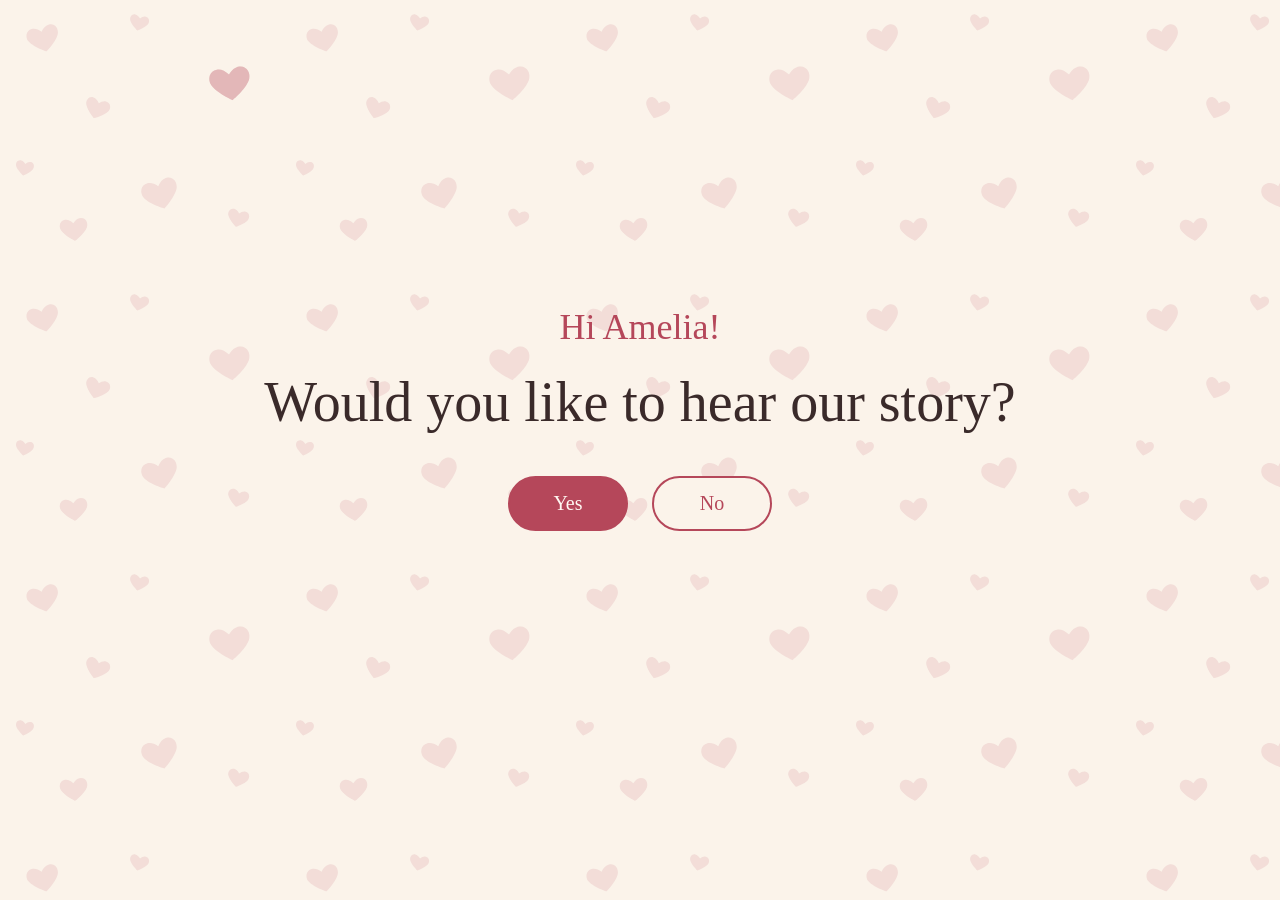
<file: index.html>
<!doctype html>
<html lang="en">
<head>
  <meta charset="utf-8">
  <meta name="viewport" content="width=device-width, initial-scale=1">
  <title>Our-Story</title>
  <link rel="stylesheet" href="style.css?v=15">
</head>
<body>
  <button id="secret-heart" class="secret-heart" type="button" aria-label="Heart">
    <svg width="46" height="46" viewBox="0 0 46 46" aria-hidden="true">
      <g transform="rotate(-8 12 12) scale(1.9)">
        <path class="heart-cover" d="M12 21s-7.5-4.6-10-9.3C.3 8.2 2.2 4 6 4c2.4 0 4.2 1.3 6 3.4C13.8 5.3 15.6 4 18 4c3.8 0 5.7 4.2 4 7.7C19.5 16.4 12 21 12 21z"/>
        <path class="heart-fill" d="M12 21s-7.5-4.6-10-9.3C.3 8.2 2.2 4 6 4c2.4 0 4.2 1.3 6 3.4C13.8 5.3 15.6 4 18 4c3.8 0 5.7 4.2 4 7.7C19.5 16.4 12 21 12 21z"/>
      </g>
    </svg>
  </button>
  <main class="fade-in">
    <p class="greeting">Hi Amelia!</p>
    <h1>Would you like to hear our story?</h1>
    <div class="choices">
      <a id="forward" class="button" href="story.html">Yes</a>
      <span class="runaway-home"><button id="runaway" class="button" type="button" tabindex="-1">No</button></span>
    </div>
    <p id="chase-message" class="chase-message">Interesting......... :/</p>
  </main>
  <canvas id="fireworks" class="fireworks" aria-hidden="true"></canvas>
  <p id="fireworks-message" class="chase-message fireworks-message">Looks like fireworks are always following us!</p>
  <script src="script.js?v=4"></script>
  <script src="fireworks.js?v=1"></script>
</body>
</html>
</file>
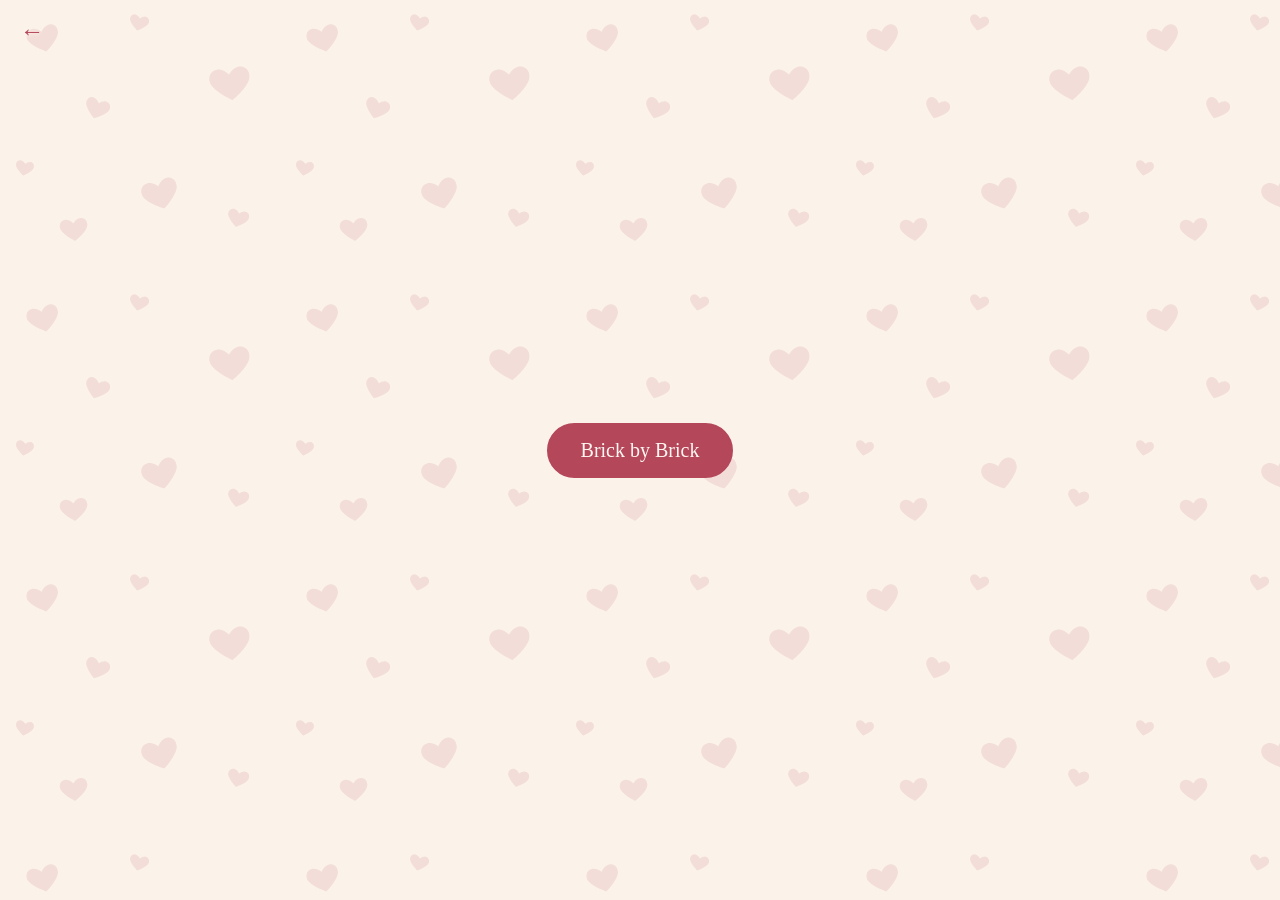
<file: brick-by-brick.html>
<!doctype html>
<html lang="en">
<head>
  <meta charset="utf-8">
  <meta name="viewport" content="width=device-width, initial-scale=1">
  <title>Our-Story</title>
  <link rel="stylesheet" href="style.css?v=15">
</head>
<body>
  <a class="back-arrow" href="next.html" aria-label="Back">&larr;</a>
  <main class="fade-in">
    <div id="build" class="build fade-in" hidden>
      <figure id="build-photo" class="build-photo" hidden>
        <img alt="">
        <figcaption></figcaption>
      </figure>
      <svg id="house" class="house" viewBox="0 0 320 376" role="img" aria-label="A brick house being built"></svg>
    </div>
    <button id="brick-button" class="button" type="button">Brick by Brick</button>
  </main>
  <script src="house.js?v=4"></script>
</body>
</html>
</file>
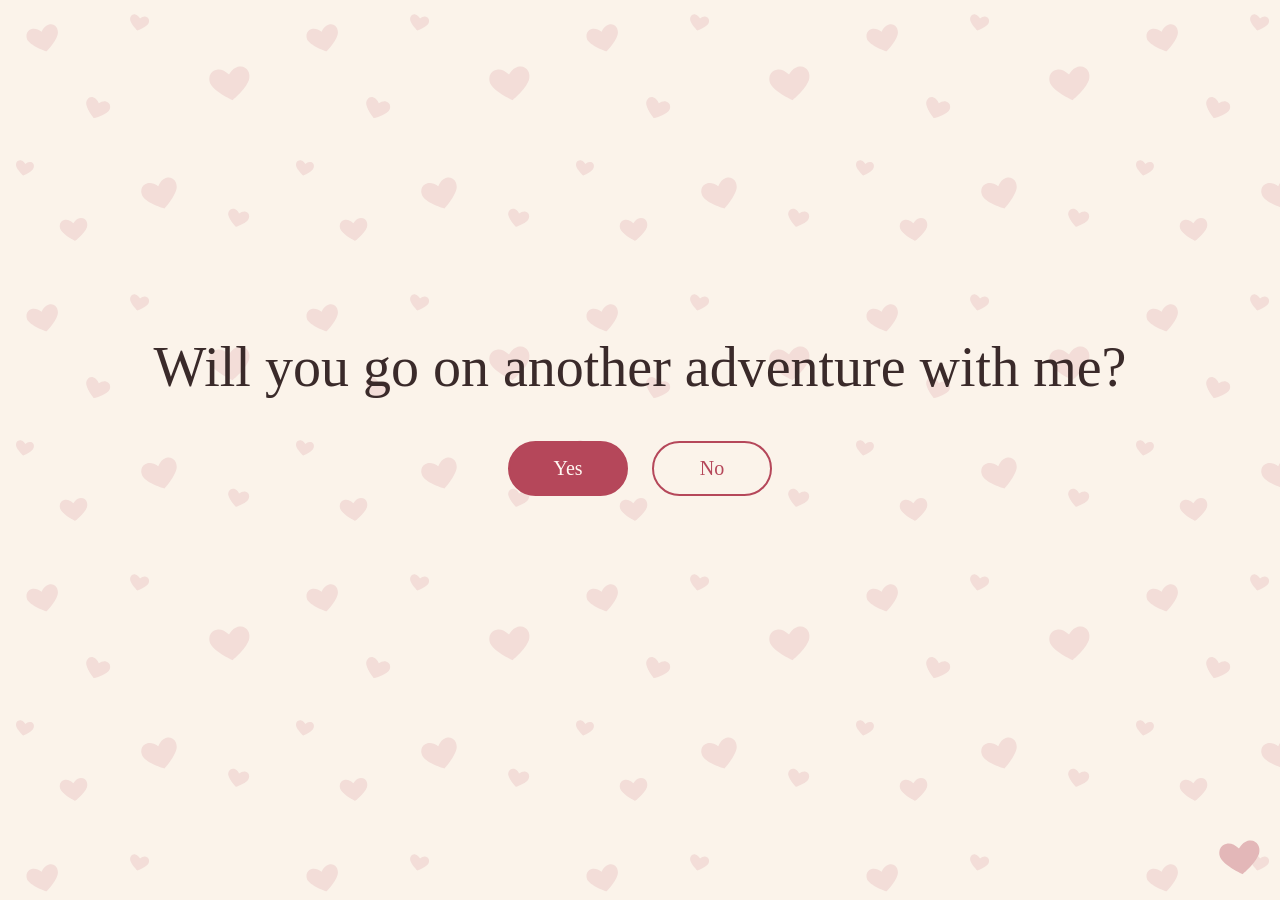
<file: next.html>
<!doctype html>
<html lang="en">
<head>
  <meta charset="utf-8">
  <meta name="viewport" content="width=device-width, initial-scale=1">
  <title>Our-Story</title>
  <link rel="stylesheet" href="style.css?v=15">
</head>
<body>
  <a class="secret-heart bottom-heart" href="brick-by-brick.html" aria-label="Heart">
    <svg width="46" height="46" viewBox="0 0 46 46" aria-hidden="true">
      <g transform="rotate(-8 12 12) scale(1.9)">
        <path class="heart-cover" d="M12 21s-7.5-4.6-10-9.3C.3 8.2 2.2 4 6 4c2.4 0 4.2 1.3 6 3.4C13.8 5.3 15.6 4 18 4c3.8 0 5.7 4.2 4 7.7C19.5 16.4 12 21 12 21z"/>
        <path class="heart-fill" d="M12 21s-7.5-4.6-10-9.3C.3 8.2 2.2 4 6 4c2.4 0 4.2 1.3 6 3.4C13.8 5.3 15.6 4 18 4c3.8 0 5.7 4.2 4 7.7C19.5 16.4 12 21 12 21z"/>
      </g>
    </svg>
  </a>
  <main class="fade-in">
    <h1>Will you go on another adventure with me?</h1>
    <div class="choices">
      <button id="forward" class="button" type="button">Yes</button>
      <span class="runaway-home"><button id="runaway" class="button" type="button" tabindex="-1">No</button></span>
    </div>
    <p id="chase-message" class="chase-message">That one was never really an option.</p>
    <p id="ending" class="greeting fade-in" hidden>To be continued...</p>
  </main>
  <script src="script.js?v=4"></script>
  <script src="finale.js?v=1"></script>
</body>
</html>
</file>
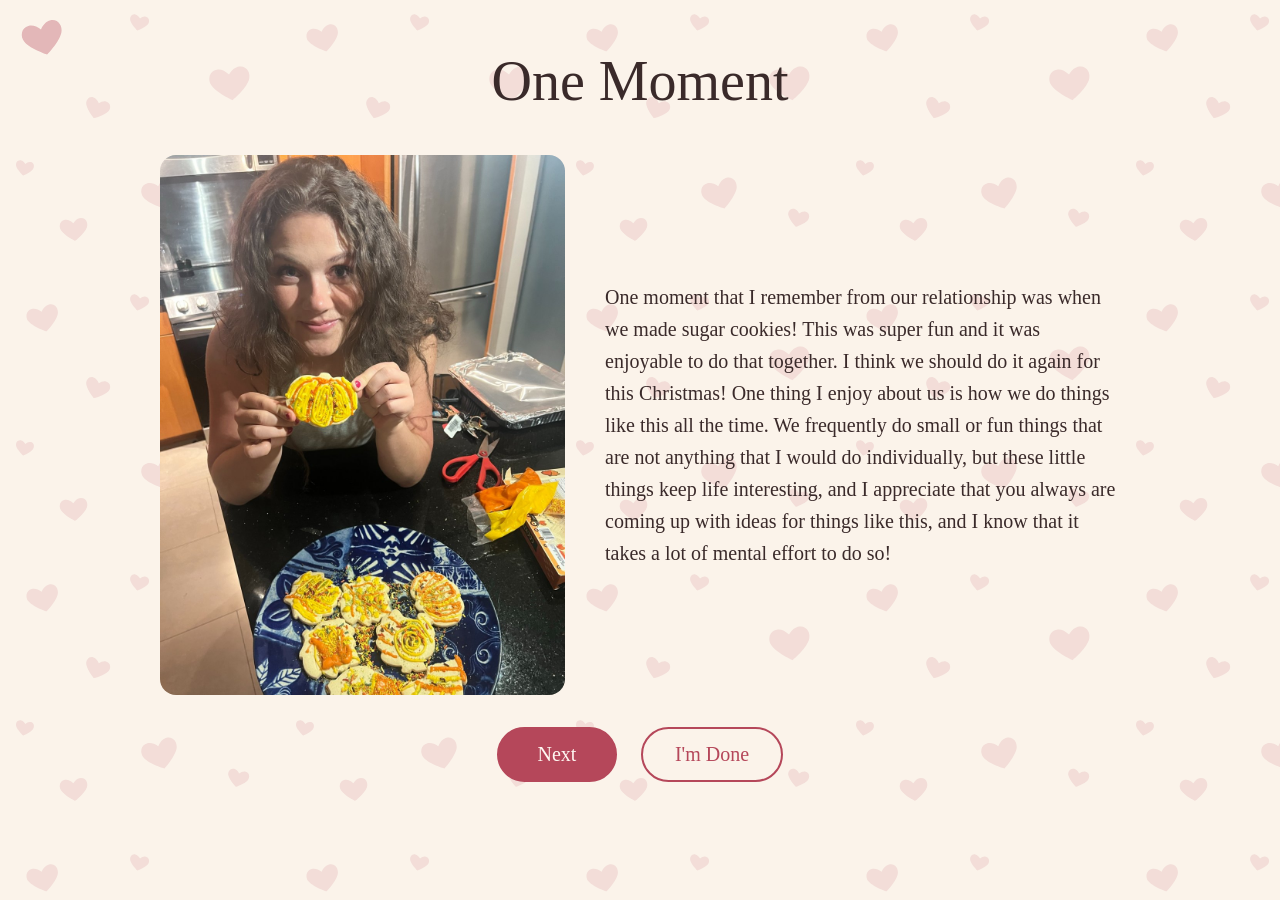
<file: one-moment.html>
<!doctype html>
<html lang="en">
<head>
  <meta charset="utf-8">
  <meta name="viewport" content="width=device-width, initial-scale=1">
  <title>Our-Story</title>
  <link rel="stylesheet" href="style.css?v=15">
</head>
<body>
  <button id="secret-heart" class="secret-heart corner-heart" type="button" aria-label="Heart">
    <svg width="46" height="46" viewBox="0 0 46 46" aria-hidden="true">
      <g transform="rotate(-14 12 12) scale(1.9)">
        <path class="heart-cover" d="M12 21s-7.5-4.6-10-9.3C.3 8.2 2.2 4 6 4c2.4 0 4.2 1.3 6 3.4C13.8 5.3 15.6 4 18 4c3.8 0 5.7 4.2 4 7.7C19.5 16.4 12 21 12 21z"/>
        <path class="heart-fill" d="M12 21s-7.5-4.6-10-9.3C.3 8.2 2.2 4 6 4c2.4 0 4.2 1.3 6 3.4C13.8 5.3 15.6 4 18 4c3.8 0 5.7 4.2 4 7.7C19.5 16.4 12 21 12 21z"/>
      </g>
    </svg>
  </button>
  <main class="fade-in">
    <section class="with-photo">
      <h1>One Moment</h1>
      <div class="photo-story">
        <img src="images/sugar-cookies.jpg" alt="Holding up a decorated pumpkin sugar cookie in the kitchen, with a plate of cookies on the counter">
        <p>One moment that I remember from our relationship was when we made sugar cookies! This was super fun and it was enjoyable to do that together. I think we should do it again for this Christmas! One thing I enjoy about us is how we do things like this all the time. We frequently do small or fun things that are not anything that I would do individually, but these little things keep life interesting, and I appreciate that you always are coming up with ideas for things like this, and I know that it takes a lot of mental effort to do so!</p>
      </div>
    </section>
    <div class="choices">
      <a id="forward" class="button" href="one-story.html">Next</a>
      <span class="runaway-home"><button id="runaway" class="button" type="button" tabindex="-1">I'm Done</button></span>
    </div>
    <p id="chase-message" class="chase-message">Honestly wow.</p>
  </main>
  <figure id="surprise" class="surprise" hidden>
    <img src="images/cool-find.jpg" alt="Winking and pointing finger guns at the camera in a hallway">
    <figcaption>Wow! Cool find dude!</figcaption>
  </figure>
  <script src="script.js?v=4"></script>
  <script src="surprise.js?v=3"></script>
</body>
</html>
</file>
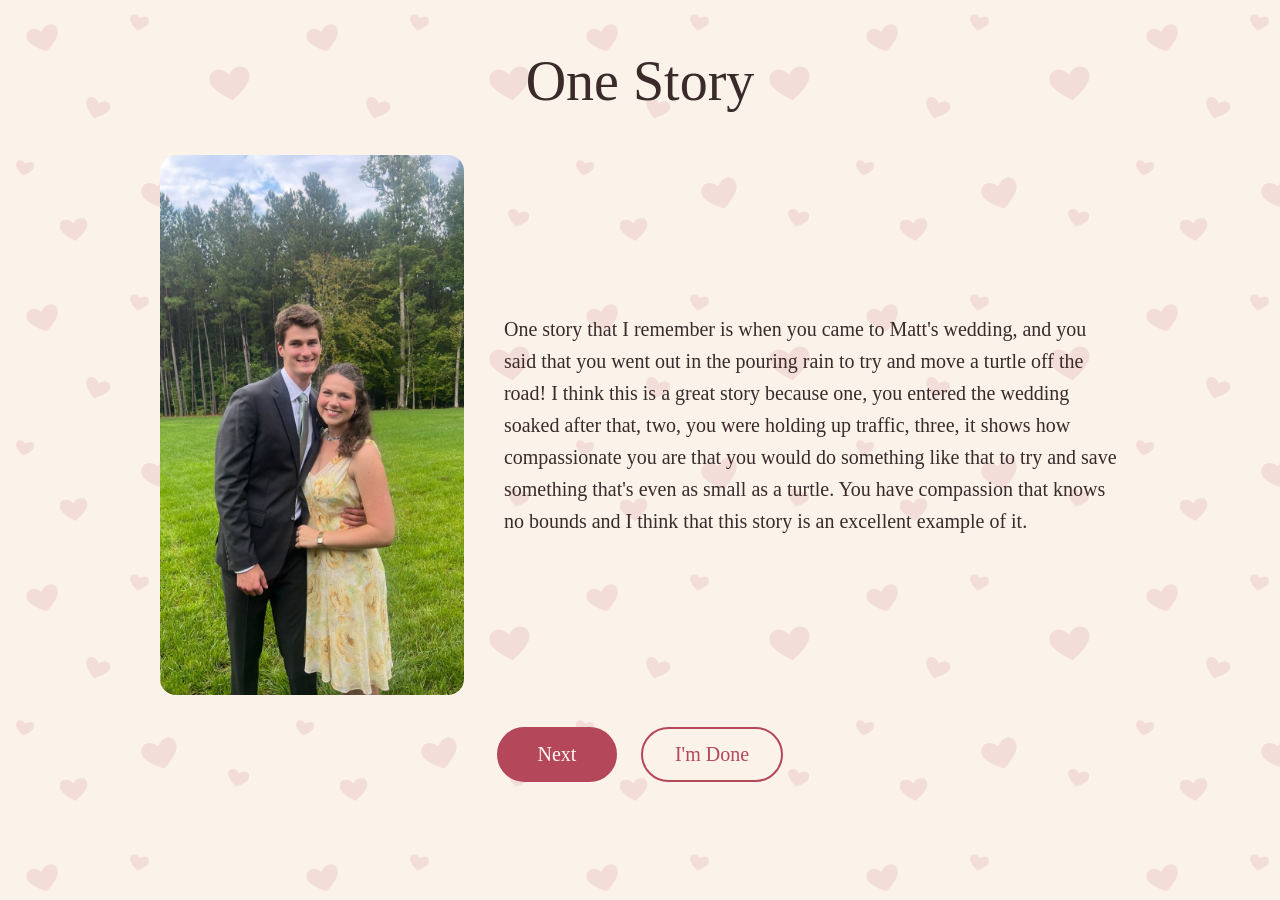
<file: one-story.html>
<!doctype html>
<html lang="en">
<head>
  <meta charset="utf-8">
  <meta name="viewport" content="width=device-width, initial-scale=1">
  <title>Our-Story</title>
  <link rel="stylesheet" href="style.css?v=15">
</head>
<body>
  <main class="fade-in">
    <section class="with-photo">
      <h1>One Story</h1>
      <div class="photo-story">
        <img src="images/wedding.jpg" alt="The two of us smiling together on a lawn at a wedding, with tall pine trees behind us">
        <p>One story that I remember is when you came to Matt's wedding, and you said that you went out in the pouring rain to try and move a turtle off the road! I think this is a great story because one, you entered the wedding soaked after that, two, you were holding up traffic, three, it shows how compassionate you are that you would do something like that to try and save something that's even as small as a turtle. You have compassion that knows no bounds and I think that this story is an excellent example of it.</p>
      </div>
    </section>
    <div class="choices">
      <a id="forward" class="button" href="one-trip.html">Next</a>
      <span class="runaway-home"><button id="runaway" class="button" type="button" tabindex="-1">I'm Done</button></span>
    </div>
    <p id="chase-message" class="chase-message">SO YOU REALLY NOT ENJOYING THIS HUH?</p>
  </main>
  <script src="script.js?v=4"></script>
</body>
</html>
</file>
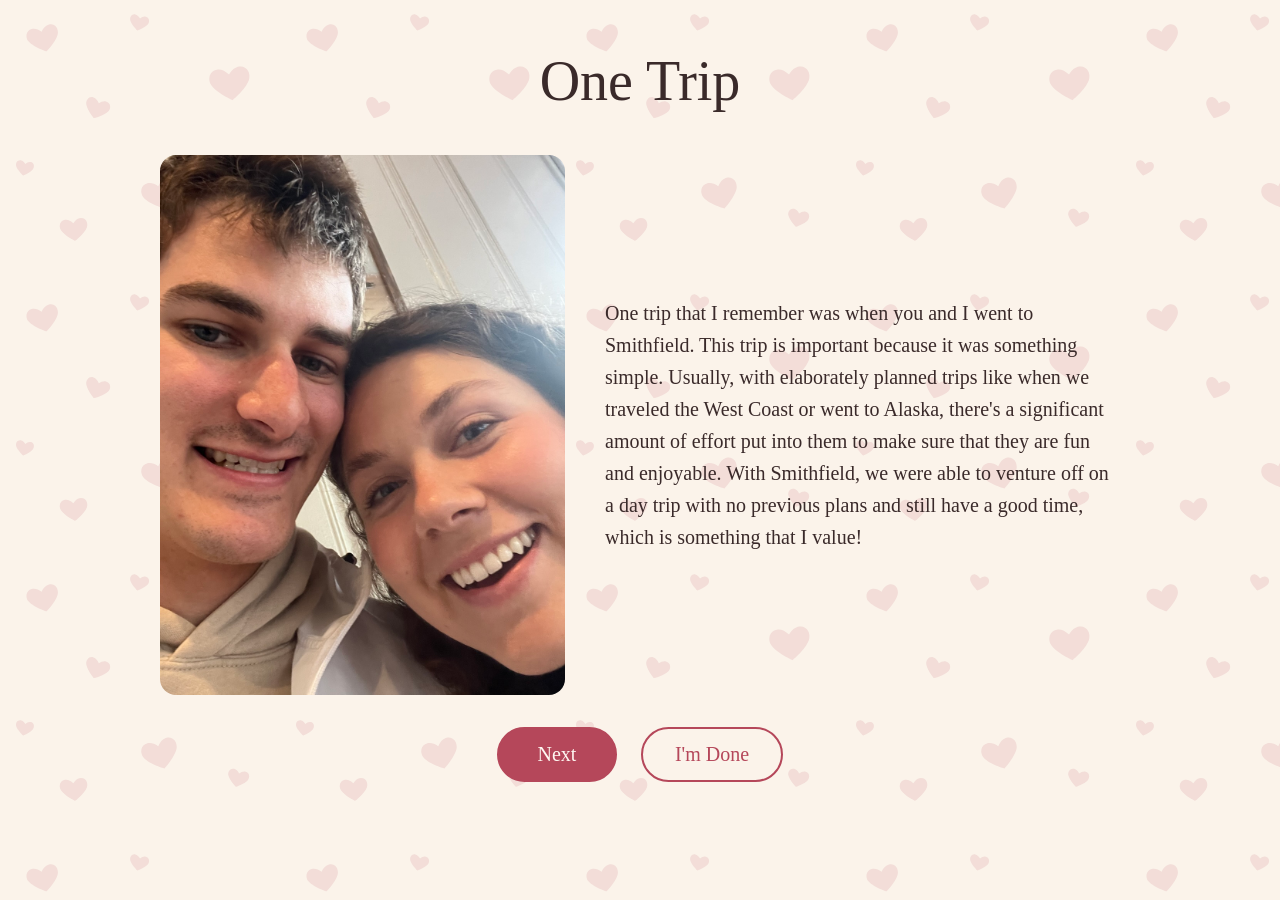
<file: one-trip.html>
<!doctype html>
<html lang="en">
<head>
  <meta charset="utf-8">
  <meta name="viewport" content="width=device-width, initial-scale=1">
  <title>Our-Story</title>
  <link rel="stylesheet" href="style.css?v=15">
</head>
<body>
  <main class="fade-in">
    <section class="with-photo">
      <h1>One Trip</h1>
      <div class="photo-story">
        <img src="images/smithfield.jpg" alt="A close-up selfie of the two of us smiling with our heads leaning together">
        <p>One trip that I remember was when you and I went to Smithfield. This trip is important because it was something simple. Usually, with elaborately planned trips like when we traveled the West Coast or went to Alaska, there's a significant amount of effort put into them to make sure that they are fun and enjoyable. With Smithfield, we were able to venture off on a day trip with no previous plans and still have a good time, which is something that I value!</p>
      </div>
    </section>
    <div class="choices">
      <a id="forward" class="button" href="the-future.html">Next</a>
      <span class="runaway-home"><button id="runaway" class="button" type="button" tabindex="-1">I'm Done</button></span>
    </div>
    <p id="chase-message" class="chase-message">I don't understand why you want to leave...</p>
  </main>
  <script src="script.js?v=4"></script>
</body>
</html>
</file>
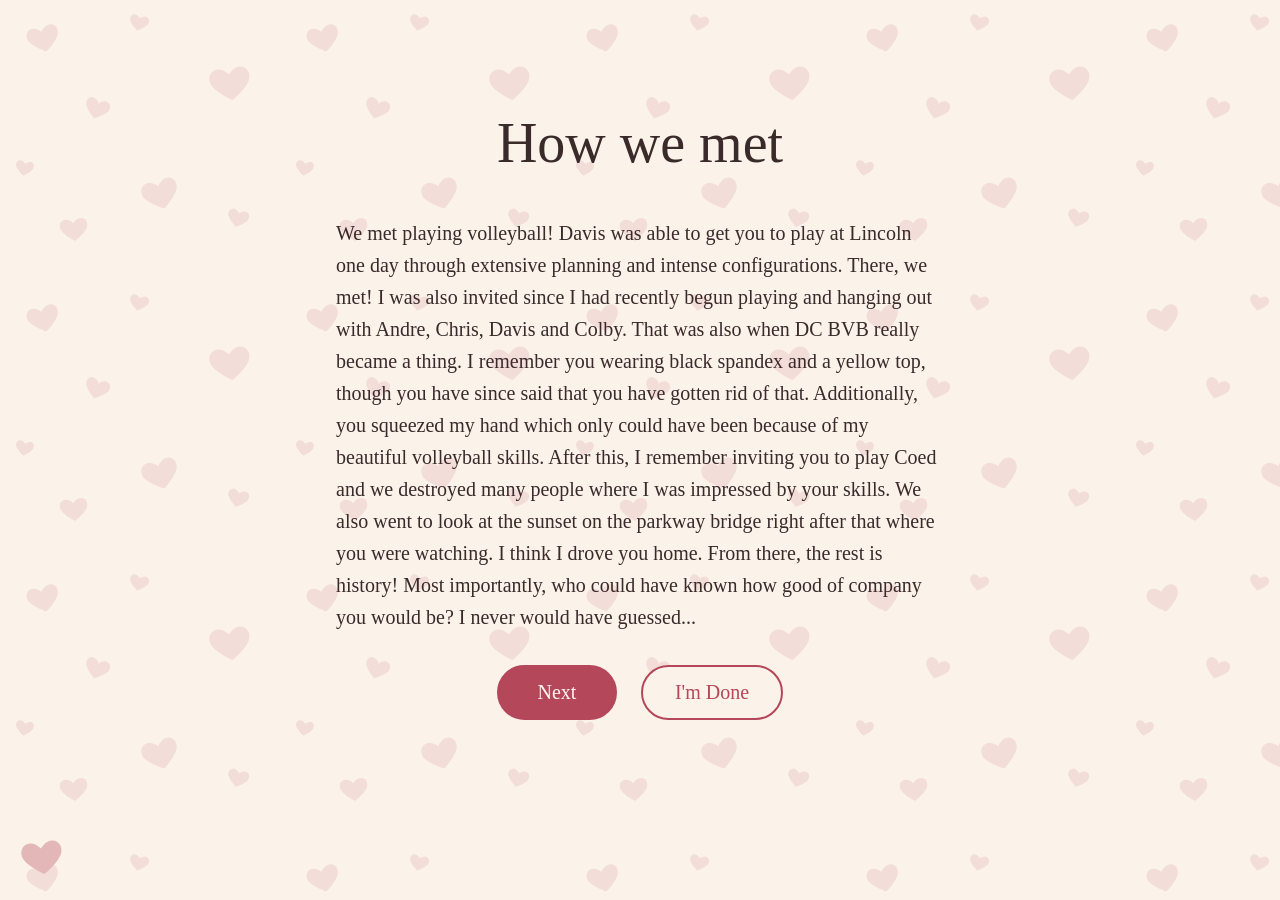
<file: story.html>
<!doctype html>
<html lang="en">
<head>
  <meta charset="utf-8">
  <meta name="viewport" content="width=device-width, initial-scale=1">
  <title>Our-Story</title>
  <link rel="stylesheet" href="style.css?v=15">
</head>
<body class="song-page">
  <a class="secret-heart song-heart" href="https://www.youtube.com/watch?v=xtU6xI8wUTs" target="_blank" rel="noopener" aria-label="Heart">
    <svg width="46" height="46" viewBox="0 0 46 46" aria-hidden="true">
      <g transform="rotate(-8 12 12) scale(1.9)">
        <path class="heart-cover" d="M12 21s-7.5-4.6-10-9.3C.3 8.2 2.2 4 6 4c2.4 0 4.2 1.3 6 3.4C13.8 5.3 15.6 4 18 4c3.8 0 5.7 4.2 4 7.7C19.5 16.4 12 21 12 21z"/>
        <path class="heart-fill" d="M12 21s-7.5-4.6-10-9.3C.3 8.2 2.2 4 6 4c2.4 0 4.2 1.3 6 3.4C13.8 5.3 15.6 4 18 4c3.8 0 5.7 4.2 4 7.7C19.5 16.4 12 21 12 21z"/>
      </g>
    </svg>
  </a>
  <main class="fade-in">
    <section>
      <h1>How we met</h1>
      <p>We met playing volleyball! Davis was able to get you to play at Lincoln one day through extensive planning and intense configurations. There, we met! I was also invited since I had recently begun playing and hanging out with Andre, Chris, Davis and Colby. That was also when DC BVB really became a thing. I remember you wearing black spandex and a yellow top, though you have since said that you have gotten rid of that. Additionally, you squeezed my hand which only could have been because of my beautiful volleyball skills. After this, I remember inviting you to play Coed and we destroyed many people where I was impressed by your skills. We also went to look at the sunset on the parkway bridge right after that where you were watching. I think I drove you home. From there, the rest is history! Most importantly, who could have known how good of company you would be? I never would have guessed...</p>
    </section>
    <div class="choices">
      <a id="forward" class="button" href="one-moment.html">Next</a>
      <span class="runaway-home"><button id="runaway" class="button" type="button" tabindex="-1">I'm Done</button></span>
    </div>
    <p id="chase-message" class="chase-message">Okay......</p>
  </main>
  <script src="script.js?v=4"></script>
</body>
</html>
</file>
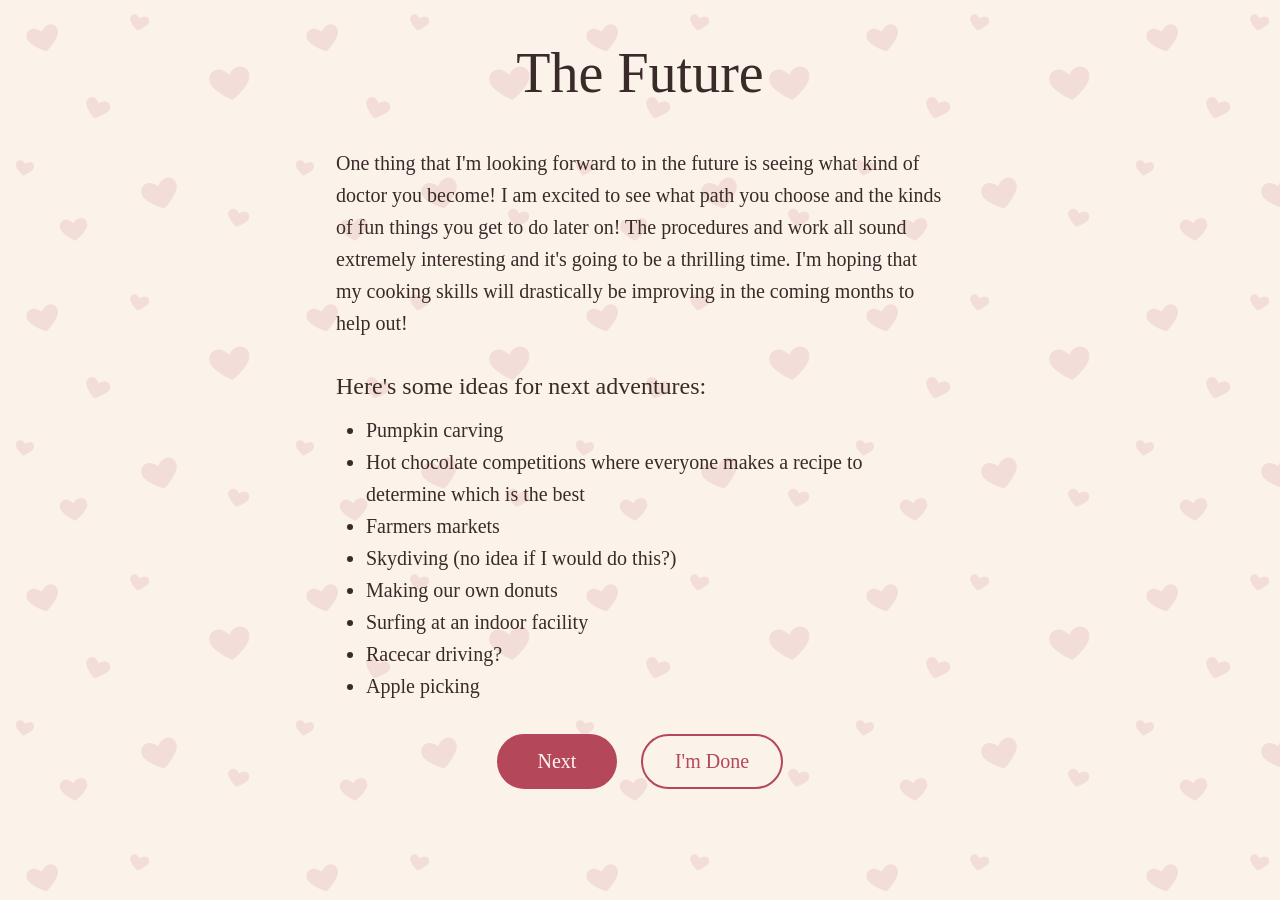
<file: the-future.html>
<!doctype html>
<html lang="en">
<head>
  <meta charset="utf-8">
  <meta name="viewport" content="width=device-width, initial-scale=1">
  <title>Our-Story</title>
  <link rel="stylesheet" href="style.css?v=15">
</head>
<body>
  <main class="fade-in">
    <section>
      <h1>The Future</h1>
      <p>One thing that I'm looking forward to in the future is seeing what kind of doctor you become! I am excited to see what path you choose and the kinds of fun things you get to do later on! The procedures and work all sound extremely interesting and it's going to be a thrilling time. I'm hoping that my cooking skills will drastically be improving in the coming months to help out!</p>
      <h2>Here's some ideas for next adventures:</h2>
      <ul>
        <li>Pumpkin carving</li>
        <li>Hot chocolate competitions where everyone makes a recipe to determine which is the best</li>
        <li>Farmers markets</li>
        <li>Skydiving (no idea if I would do this?)</li>
        <li>Making our own donuts</li>
        <li>Surfing at an indoor facility</li>
        <li>Racecar driving?</li>
        <li>Apple picking</li>
      </ul>
    </section>
    <div class="choices">
      <a id="forward" class="button" href="next.html">Next</a>
      <span class="runaway-home"><button id="runaway" class="button" type="button" tabindex="-1">I'm Done</button></span>
    </div>
    <p id="chase-message" class="chase-message">It doesn't matter this is the last one anyways.</p>
  </main>
  <script src="script.js?v=4"></script>
</body>
</html>
</file>
<file: style.css>
:root {
  --paper: #fbf3ea;
  --ink: #3a2a2a;
  --accent: #b5475a;
  --accent-ink: #fff8f2;
}

* {
  box-sizing: border-box;
}

body {
  display: flex;
  align-items: center;
  justify-content: center;
  min-height: 100vh;
  min-height: 100svh;
  margin: 0;
  padding: 24px 16px;
  background: var(--paper) url("hearts.svg");
  color: var(--ink);
  font-family: "Iowan Old Style", Palatino, Georgia, serif;
  text-align: center;
}

h1 {
  margin: 0 0 40px;
  font-size: clamp(2rem, 7vw, 3.5rem);
  font-weight: 500;
  line-height: 1.2;
  text-wrap: balance;
}

p {
  font-size: 1.25rem;
  line-height: 1.6;
}

section {
  max-width: 38rem;
  margin-bottom: 32px;
}

section p {
  text-align: left;
}

section h2 {
  margin: 32px 0 12px;
  font-size: 1.5rem;
  font-weight: 500;
  line-height: 1.3;
  text-align: left;
}

section ul {
  margin: 0;
  padding-left: 1.5em;
  font-size: 1.25rem;
  line-height: 1.6;
  text-align: left;
}

.with-photo {
  max-width: 60rem;
}

.photo-story img {
  display: block;
  width: auto;
  max-width: 100%;
  max-height: 60vh;
  margin: 0 auto 24px;
  border-radius: 16px;
}

@media (min-width: 720px) {
  .photo-story {
    display: grid;
    grid-template-columns: auto minmax(0, 1fr);
    gap: 40px;
    align-items: center;
  }

  .photo-story img {
    margin: 0;
  }

  .photo-story p {
    margin: 0;
  }
}

.greeting {
  margin: 0 0 12px;
  color: var(--accent);
  font-size: clamp(1.5rem, 5vw, 2.25rem);
}

.fade-in {
  animation: fade-in 1.5s ease-out both;
}

@keyframes fade-in {
  from {
    opacity: 0;
  }
}

.fade-out {
  animation: fade-out 0.7s ease-in both;
}

@keyframes fade-out {
  to {
    opacity: 0;
  }
}

.choices {
  display: flex;
  justify-content: center;
  gap: 24px;
}

.chase-message {
  width: fit-content;
  margin: 32px auto 0;
  font-size: 1.5rem;
  opacity: 0;
  transition: opacity 0.8s ease-out;
}

.chase-message.shown {
  opacity: 1;
}

.runaway-home {
  display: inline-block;
}

.button {
  display: inline-block;
  min-width: 120px;
  white-space: nowrap;
  padding: 14px 32px;
  border: 2px solid var(--accent);
  border-radius: 999px;
  font: inherit;
  font-size: 1.25rem;
  text-decoration: none;
  cursor: pointer;
  touch-action: manipulation;
}

#forward,
#brick-button {
  background: var(--accent);
  color: var(--accent-ink);
}

#forward:hover,
#forward:focus-visible,
#brick-button:hover,
#brick-button:focus-visible {
  background: var(--ink);
  border-color: var(--ink);
}

#runaway {
  display: block;
  background: var(--paper);
  color: var(--accent);
}

/* Sits exactly over the large heart in the first tile of hearts.svg. */
.secret-heart {
  position: absolute;
  top: 62px;
  left: 206px;
  z-index: 1; /* on phones the title's box can stretch underneath it */
  width: 46px;
  height: 46px;
  padding: 0;
  border: 0;
  background: none;
  cursor: pointer;
  touch-action: manipulation;
  transform-origin: 24px 21px;
  animation: heart-beat 2.4s ease-in-out infinite;
}

/* Covers the top-left heart of hearts.svg, drawn at the same size as the one above. */
.corner-heart {
  top: 18px;
  left: 18px;
  transform-origin: 25px 20px;
}

/* The bottom of the screen moves, so this one can't line up with hearts.svg. */
.bottom-heart {
  position: fixed;
  top: auto;
  right: 18px;
  bottom: 18px;
  left: auto;
}

/* Stays at the foot of the page, so it never sits on the story on phones. */
.song-page {
  position: relative;
}

.song-heart {
  top: auto;
  bottom: 18px;
  left: 18px;
}


@keyframes heart-beat {
  50% {
    transform: scale(1.12);
  }
}

.secret-heart svg {
  display: block;
  overflow: visible;
}

.heart-cover {
  fill: var(--paper);
}

.heart-fill {
  fill: var(--accent);
  fill-opacity: 0.35;
  transition: fill-opacity 0.3s;
}

.secret-heart:hover .heart-fill,
.secret-heart:focus-visible .heart-fill {
  fill-opacity: 0.6;
}

.secret-heart.popped {
  animation: none;
  cursor: default;
}

.secret-heart.popped .heart-fill {
  fill-opacity: 0;
}

.fireworks {
  position: fixed;
  inset: 0;
  z-index: 1;
  width: 100%;
  height: 100%;
  pointer-events: none;
}

.fireworks-message {
  position: fixed;
  right: 16px;
  bottom: 32px;
  left: 16px;
  z-index: 2;
  width: auto;
  margin: 0;
  color: var(--accent);
  pointer-events: none;
}

.falling-heart {
  position: fixed;
  top: 0;
  z-index: 1;
  color: var(--accent);
  line-height: 1;
  pointer-events: none;
  animation: heart-fall linear both;
}

@keyframes heart-fall {
  from {
    transform: translateY(-100%) rotate(-20deg);
  }

  to {
    transform: translateY(105vh) rotate(20deg);
  }
}

/* Opens from the heart's corner and removes itself when the fade ends. */
.surprise {
  position: absolute;
  top: 16px;
  left: 16px;
  z-index: 2;
  width: min(60vw, 300px);
  margin: 0;
  padding: 10px;
  border-radius: 16px;
  background: var(--paper);
  box-shadow: 0 8px 28px rgb(58 42 42 / 0.3);
  pointer-events: none;
  transform-origin: top left;
  animation: surprise-show 5s ease-out both;
}

@keyframes surprise-show {
  0% {
    opacity: 0;
    transform: scale(0.2);
  }

  8%,
  76% {
    opacity: 1;
    transform: none;
  }

  100% {
    opacity: 0;
    transform: none;
  }
}

.surprise img {
  display: block;
  width: 100%;
  margin-bottom: 8px;
  border-radius: 10px;
}

.surprise figcaption {
  color: var(--accent);
  font-size: 1.25rem;
  line-height: 1.3;
}

.back-arrow {
  position: fixed;
  top: 12px;
  left: 12px;
  z-index: 2;
  width: 40px;
  height: 40px;
  color: var(--accent);
  font-size: 1.5rem;
  line-height: 38px;
  text-decoration: none;
  text-shadow: 0 0 4px var(--paper), 0 0 4px var(--paper);
}

.back-arrow:hover,
.back-arrow:focus-visible {
  color: var(--ink);
}

.build {
  width: min(60rem, calc(100vw - 32px));
  margin: 32px 0 24px; /* the top margin keeps the photo clear of the back arrow */
}

.build-photo {
  margin: 0 0 16px;
}

/* Short enough on phones for the photo, house and button to share one screen. */
.build-photo img {
  display: block;
  width: auto;
  max-width: 100%;
  max-height: 36vh;
  margin: 0 auto 8px;
  border-radius: 16px;
}

.build-photo figcaption {
  color: var(--accent);
  font-size: 1.5rem;
}

.house {
  display: block;
  width: 100%;
  max-height: 34vh;
}

@media (min-width: 720px) {
  .build:not([hidden]) {
    display: grid;
    grid-template-columns: auto minmax(0, 1fr);
    gap: 40px;
    align-items: center;
  }

  .build-photo {
    margin: 0;
  }

  .build-photo img,
  .house {
    max-height: 60vh;
  }
}

/* Stays in reach on phones, where the photo and house run past the screen. */
#brick-button {
  position: sticky;
  bottom: 16px;
  z-index: 1;
}

.brick {
  fill: var(--accent);
  animation: brick-drop 0.35s ease-out both;
}

.roof-brick {
  fill: var(--ink);
}

.door {
  fill: var(--ink);
}

.window {
  fill: #f0c96a;
}

@keyframes brick-drop {
  from {
    opacity: 0;
    transform: translateY(-30px);
  }
}

@media (prefers-reduced-motion: reduce) {
  .secret-heart,
  .brick {
    animation: none;
  }

  /* Still needs an animation, since its end is what clears the photo away. */
  .surprise {
    animation-name: surprise-fade;
  }
}

@keyframes surprise-fade {
  0%,
  76% {
    opacity: 1;
  }

  100% {
    opacity: 0;
  }
}
</file>
